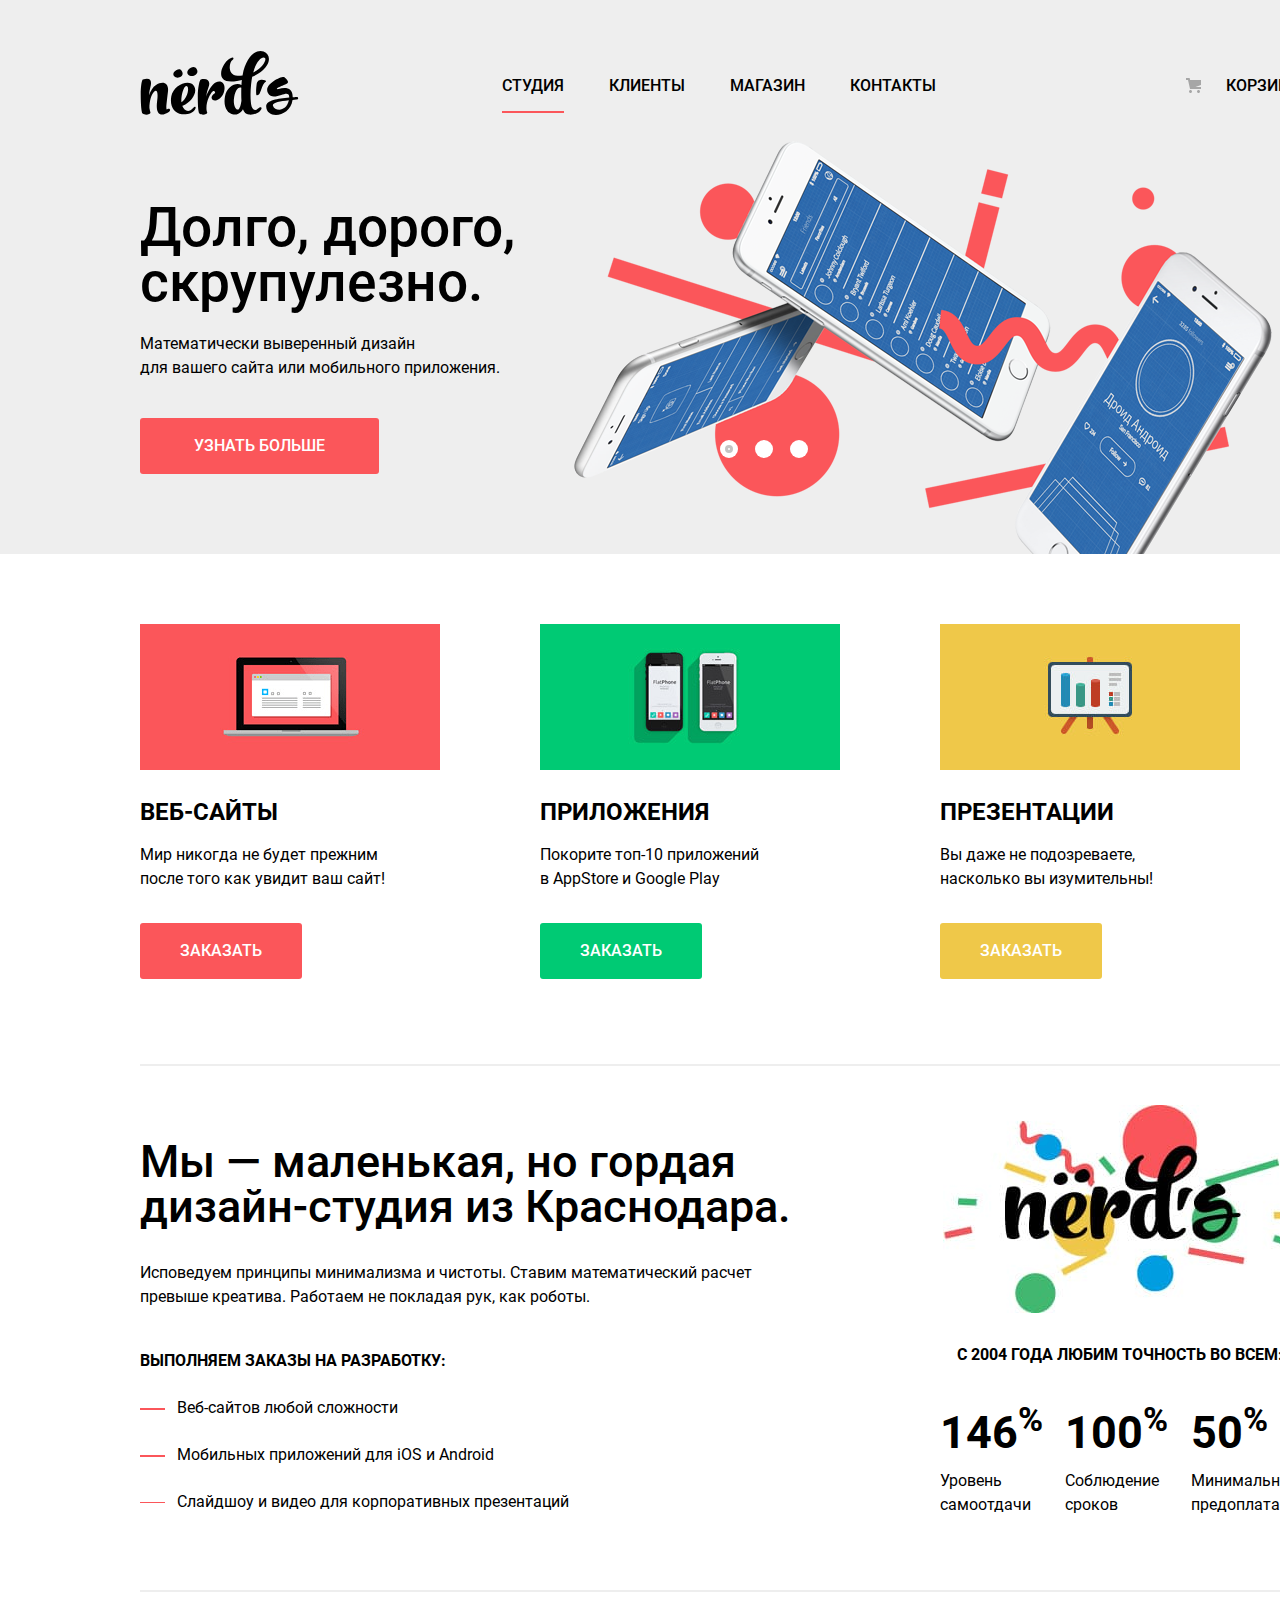
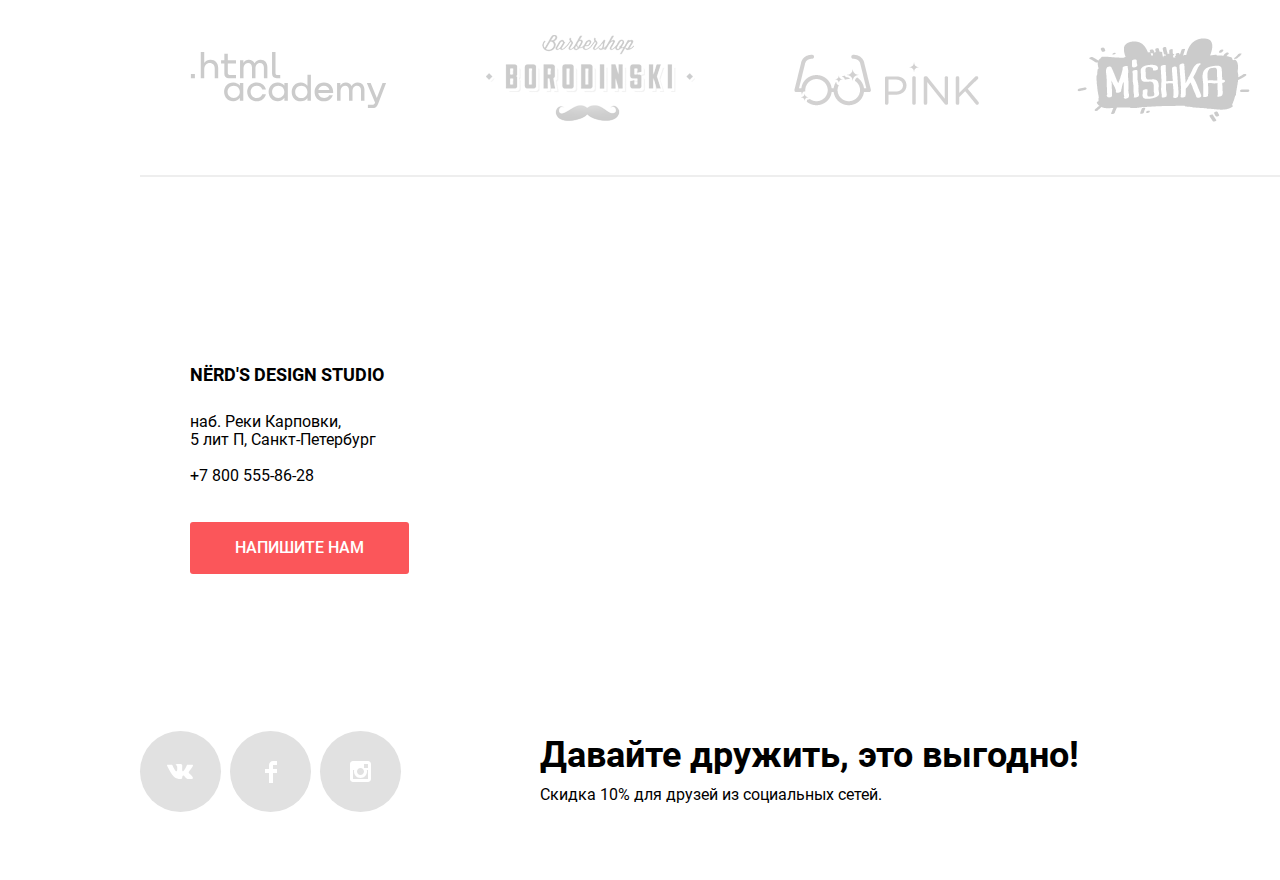
<file: index.html>
<!DOCTYPE html>
<html class="page" lang="ru">
  <head>
    <meta charset="utf-8">
    <title>HTML Academy: Нёрдс</title>
    <link rel="stylesheet" href="css/normalize.css">
    <link rel="stylesheet" href="css/style.css">
    <link rel="icon" href="favicon.ico">
    <link rel="icon" href="img/favicons/icon.svg" type="image/svg+xml">
    <link rel="apple-touch-icon" href="img/favicons/180.png">
    <link rel="manifest" href="manifest.webmanifest">
  </head>

  <body class="page-body">

    <header class="main-header main-bg">
      <nav class="main-navigation">
        <div class="container">
          <div class="main-navigation-bar">
            <a href="index.html" class="main-header-logo"><img src="img/nerds-logo.svg" width="159" height="65" alt="Логотип Nёrd's"></a>
            <ul class="site-navigation clear-list">
              <li><a class="study" href="index.html">Студия</a></li>
              <li><a href="blank.html">Клиенты</a></li>
              <li><a href="catalog.html">Магазин</a></li>
              <li><a href="blank.html">Контакты</a></li>
            </ul>
            <a class="cart-link" href="blank.html">Корзина</a>
          </div>
        </div>
      </nav>
    </header>

    <main>
      <div class="slider-list main-bg">
        <section class="container">
          <h1 class="visually-hidden">Интернет-магазин Nёrd's</h1>
          <div class="slider-grid">
            <div class="slide-smartphone">
              <div class="slider-item slider-item-smartfones">
                <p>Долго, дорого,<br>
                скрупулезно.</p>
                <p>Математически выверенный дизайн<br>
                для вашего сайта или мобильного приложения.</p>
                <a class="slider-button btn" href="#">Узнать больше</a>
              </div>
            </div>
            <div class="visually-hidden slide-monitor">
              <div class="slider-item slider-item-monitor">
                <p>Любим математику<br>
                 как никто другой</p>
                <p>Никакого креатива, только математические формулы<br>
                 для расчета идеальных пропорций</p>
                <a class="slider-button btn" href="#">Узнать больше</a>
              </div>
            </div>
            <div class="visually-hidden slide-tablet">
              <div class="slider-item slider-item-tablet">
                <p>Только ночь,<br>
                только хардкор</p>
                <p>Работать днем, как все? Мы против этого. <br>
                Ближе к полуночи работа только начинается.</p>
                <a class="slider-button btn" href="#">Узнать больше</a>
              </div>
            </div>

            <div class="slider-controls">
              <button id="slide-btn-1" type="button" class="current" aria-label="Первый слайд"></button>
              <button id="slide-btn-2" type="button" aria-label="Вторый слайд"></button>
              <button id="slide-btn-3" type="button" aria-label="Третий слайд"></button>
            </div>
          </div>
        </section>
      </div>


      <section class="advantages">
        <div class="container">
          <h2 class="visually-hidden">Преимущества компании</h2>
          <ul class="advantages-list clear-list">
            <li class="advantages-item">
              <img src="img/laptop.png" width="300" height="146" alt="Ноутбук">
              <h3>Веб-сайты</h3>
              <p>Мир никогда не будет прежним<br>
              после того как увидит ваш сайт!</p>
              <a class="btn" href="#">Заказать</a>
            </li>
            <li class="advantages-item">
              <img src="img/smartphone.jpg" width="300" height="146" alt="Смартфон">
              <h3>Приложения</h3>
              <p>Покорите топ-10 приложений<br>
              в AppStore и Google Play</p>
              <a class="btn btn-green" href="#">Заказать</a>
            </li>
            <li class="advantages-item">
              <img src="img/flipchart.jpg" width="300" height="146" alt="Флипчарт">
              <h3>Презентации</h3>
              <p>Вы даже не подозреваете,<br>
              насколько вы изумительны!</p>
              <a class="btn btn-yellow" href="#">Заказать</a>
            </li>
          </ul>
        </div>
      </section>

      <div class="container line-gray">
        <div class="services-grid">
          <section class="services">
            <h2 class="visually-hidden">Миссия и услуги компании</h2>
            <p class="slogan">Мы — маленькая, но гордая<br>
              дизайн-студия из Краснодара.</p>
            <p class="services-description">Исповедуем принципы минимализма и чистоты. Ставим математический расчет<br>
               превыше креатива. Работаем не покладая рук, как роботы.</p>
            <p class="text-uppercase services-orders">Выполняем заказы на разработку:</p>
            <ul class="services-list clear-list">
              <li class="services-item">Веб-сайтов любой сложности</li>
              <li class="services-item">Мобильных приложений для iOS и Android</li>
              <li class="services-item">Слайдшоу и видео для корпоративных презентаций</li>
            </ul>
          </section>

          <section class="statistics">
            <img src="img/nerds-illustration.jpg" width="360" height="208" alt="Иллюстрация Nёrd's">
            <table class="statistics-content">
              <caption>с 2004 года Любим точность во всем:</caption>
              <tr>
                <th>146<sup>%</sup></th>
                <th>100<sup>%</sup></th>
                <th>50<sup>%</sup></th>
              </tr>
              <tr>
                <td>Уровень самоотдачи</td>
                <td>Соблюдение сроков</td>
                <td>Минимальная предоплата</td>
              </tr>
            </table>
          </section>
        </div>
      </div>

      <section class="partners">
        <div class="container">
          <h2 class="visually-hidden">Наши партнеры</h2>
          <ul class="partners-list clear-list">
            <li class="partners-item">
              <a href="https://htmlacademy.ru/intensive/htmlcss"><img src="img/partners/htmlacademy-logo.svg" width="199" height="57" alt="Логотип html academy"></a>
            </li>
            <li class="partners-item">
              <a href="#"><img src="img/partners/borodinski-logo.png" width="209" height="90" alt="Логотип барбершопа Borodinski"></a>
            </li>
            <li class="partners-item">
              <a href="#"><img src="img/partners/pink-logo.png" width="185" height="52" alt="Логотип Pink"></a>
            </li>
            <li class="partners-item">
              <a href="#"><img src="img/partners/mishka-logo.png" width="173" height="84" alt="Логотип магазина игрушек Mishka"></a>
            </li>
          </ul>
        </div>
      </section>

      <section class="contacts">
        <div class="contacts-columns container">
          <div class="contacts-list">
            <h2>nёrd's design studio</h2>
            <div class="contacts-address">
              <p>наб. Реки Карповки,<br>
                5 лит П, Санкт-Петербург</p>
              <p><a class="contacts-tel" href="tel:+78005558628">+7 800 555-86-28</a></p>
            </div>
            <a class="contacts-button btn" href="#">Напишите нам</a>
          </div>
        </div>
        <div class="contacts-map"><iframe class="contacts-iframe" src="https://www.google.com/maps/embed?pb=!1m18!1m12!1m3!1d1996.818026615572!2d30.315192316064156!3d59.968341981886994!2m3!1f0!2f0!3f0!3m2!1i1024!2i768!4f13.1!3m3!1m2!1s0x4696315bc4e8ce61%3A0x74d4f0cbfe1fd995!2z0L3QsNCxLiBQ0LXQutC4INCa0LDRgNC_0L7QstC60LgsIDUg0LrQvtGA0L_Rg9GBINCfLCDQodCw0L3QutGCLdCf0LXRgtC10YDQsdGD0YDQsywgMTk3MDIy!5e0!3m2!1sru!2sru!4v1674733011865!5m2!1sru!2sru" width="600" height="450" style="border:0;" allowfullscreen="" loading="lazy" referrerpolicy="no-referrer-when-downgrade"></iframe></div>

        <div class="modal">
          <form class="modal-filter" action="https://echo.htmlacademy.ru" method="post">
            <fieldset>
              <legend>Напишите нам</legend>
              <ul class="modal-grid clear-list">
                <li>
                  <label for="name">Ваше имя:</label>
                  <input type="text" name="login" id="name" placeholder="Имя Фамилия">
                </li>
                <li>
                  <label for="email">Ваш email:</label>
                  <input type="email" name="email" id="email" placeholder="email@example.com">
                </li>
                <li>
                  <label for="name">Текст письма:</label>
                  <textarea name="text-letter" id="text-letter"  cols="15" rows="4" placeholder="В свободной форме"></textarea>
                </li>
              </ul>
            </fieldset>
            <button class="btn modal-btn" type="submit">Отправить</button>
            <button class="close" type="button"><img src="img/close.svg" alt="Крестик закрытия окна"></button>
          </form>
        </div>
      </section>
    </main>

    <footer class="main-footer">
      <div class="container footer-columns">
        <section class="footer-social">
          <ul class="social-list clear-list">
            <li><a class="social-button vk" href="#"><svg width="27" height="15" viewBox="0 0 27 15" fill="none" xmlns="http://www.w3.org/2000/svg">
              <path d="M16.138 11.51C17.094 11.201 18.318 13.55 19.621 14.449C20.599 15.13 21.348 14.983 21.348 14.983L24.821 14.933C24.821 14.933 26.636 14.821 25.778 13.379C25.707 13.259 25.275 12.31 23.193 10.357C21.016 8.31404 21.311 8.64504 23.932 5.11304C25.529 2.96004 26.168 1.64504 25.968 1.08504C25.776 0.546037 24.603 0.686037 24.603 0.686037L20.69 0.713037C20.309 0.714037 19.986 0.832037 19.839 1.22804C19.836 1.23204 19.218 2.89404 18.394 4.30704C16.653 7.29604 15.958 7.45504 15.67 7.26804C15.009 6.83504 15.176 5.53104 15.176 4.60404C15.176 1.70704 15.608 0.499037 14.33 0.187037C13.903 0.0830374 13.591 0.0150374 12.502 0.00503741C11.11 -0.0159626 9.92797 0.00503743 9.25797 0.334037C8.81297 0.557037 8.47197 1.04604 8.67897 1.07404C8.93897 1.10904 9.52197 1.23404 9.83397 1.66004C10.235 2.21204 10.223 3.44904 10.223 3.44904C10.223 3.44904 10.452 6.86004 9.68297 7.28304C9.15497 7.57304 8.43297 6.98104 6.87997 4.26704C6.08697 2.87904 5.48797 1.34504 5.48797 1.34504C5.48797 1.34504 5.37197 1.06004 5.16197 0.904037C4.91197 0.719037 4.56197 0.660037 4.56197 0.660037L0.84797 0.684037C0.84797 0.684037 0.28997 0.700037 0.0849697 0.946037C-0.0970303 1.16404 0.0699697 1.61404 0.0699697 1.61404C0.0699697 1.61404 2.97897 8.49504 6.27297 11.961C9.29297 15.143 12.725 14.932 12.725 14.932H14.28C14.28 14.932 14.749 14.878 14.989 14.62C15.213 14.38 15.203 13.929 15.203 13.929C15.203 13.929 15.172 11.82 16.138 11.51Z" fill="white"/>
              </svg>
              </a></li>
            <li><a class="social-button fb" href="#"><svg width="12" height="22" viewBox="0 0 12 22" fill="none" xmlns="http://www.w3.org/2000/svg">
              <path d="M12 4V0H8C5.79086 0 4 1.79086 4 4V8H0V12H4V22H8V12H12V8H8V4H12Z" fill="white"/>
              </svg></a></li>
            <li><a class="social-button insta" href="#"><svg width="21" height="21" viewBox="0 0 21 21" fill="none" xmlns="http://www.w3.org/2000/svg">
              <path fill-rule="evenodd" clip-rule="evenodd" d="M3 0H18C19.65 0 21 1.35 21 3V18C21 19.65 19.65 21 18 21H3C1.35 21 0 19.65 0 18V3C0 1.35 1.35 0 3 0ZM14 10.5C14 8.57 12.43 7 10.5 7C8.57 7 7 8.57 7 10.5C7 12.43 8.57 14 10.5 14C12.43 14 14 12.43 14 10.5ZM3 18V9H4.181C4.0626 9.49127 4.00186 9.99467 4 10.5C4 14.0899 6.91015 17 10.5 17C14.0899 17 17 14.0899 17 10.5C16.9986 9.99464 16.9379 9.49118 16.819 9H18V18H3ZM14 7H18V3H14V7Z" fill="white"/>
              </svg>
              </a></li>
          </ul>
        </section>
        <section class="cta">
          <p class="cta-text">Давайте дружить, это выгодно!</p>
          <p>Скидка 10% для друзей из социальных сетей.</p>
        </section>
      </div>
    </footer>
    <script src="js/script.js"></script>
    <script src="js/modals.js"></script>
  </body>
</html>
</file>
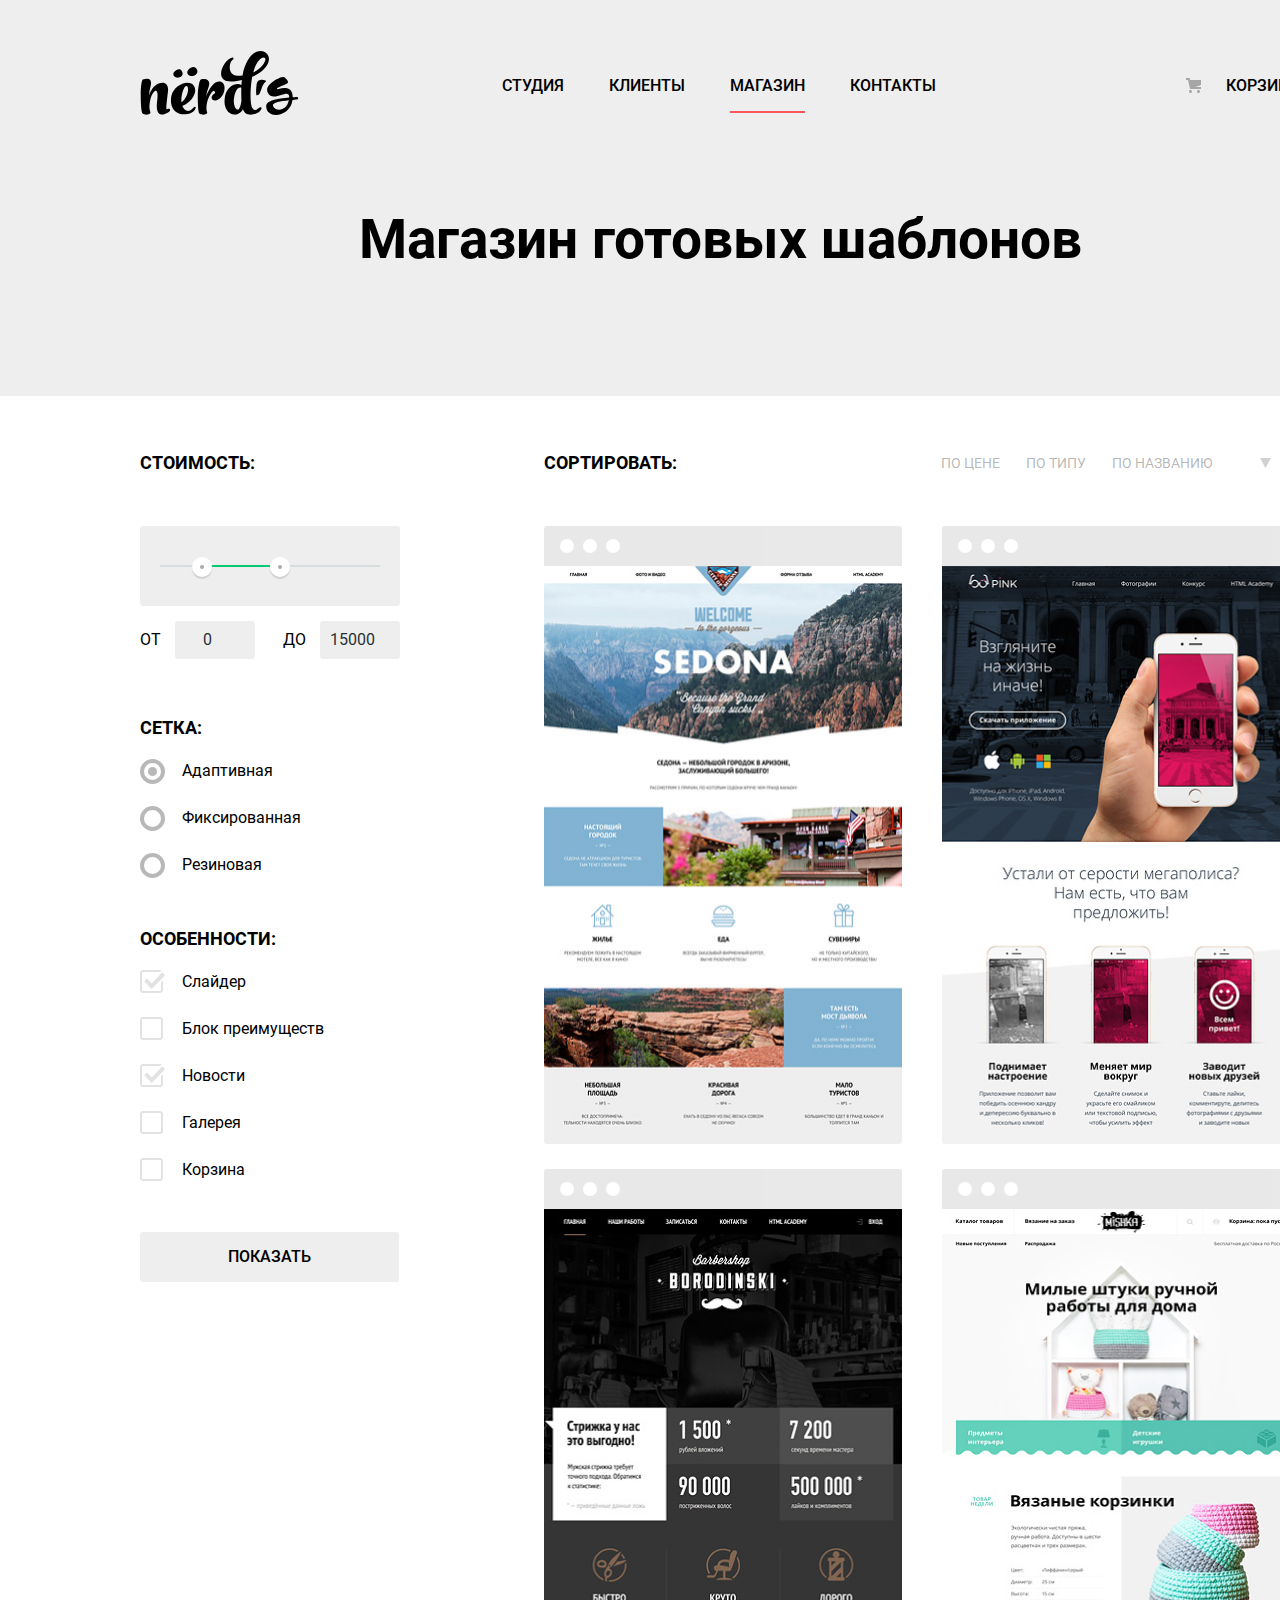
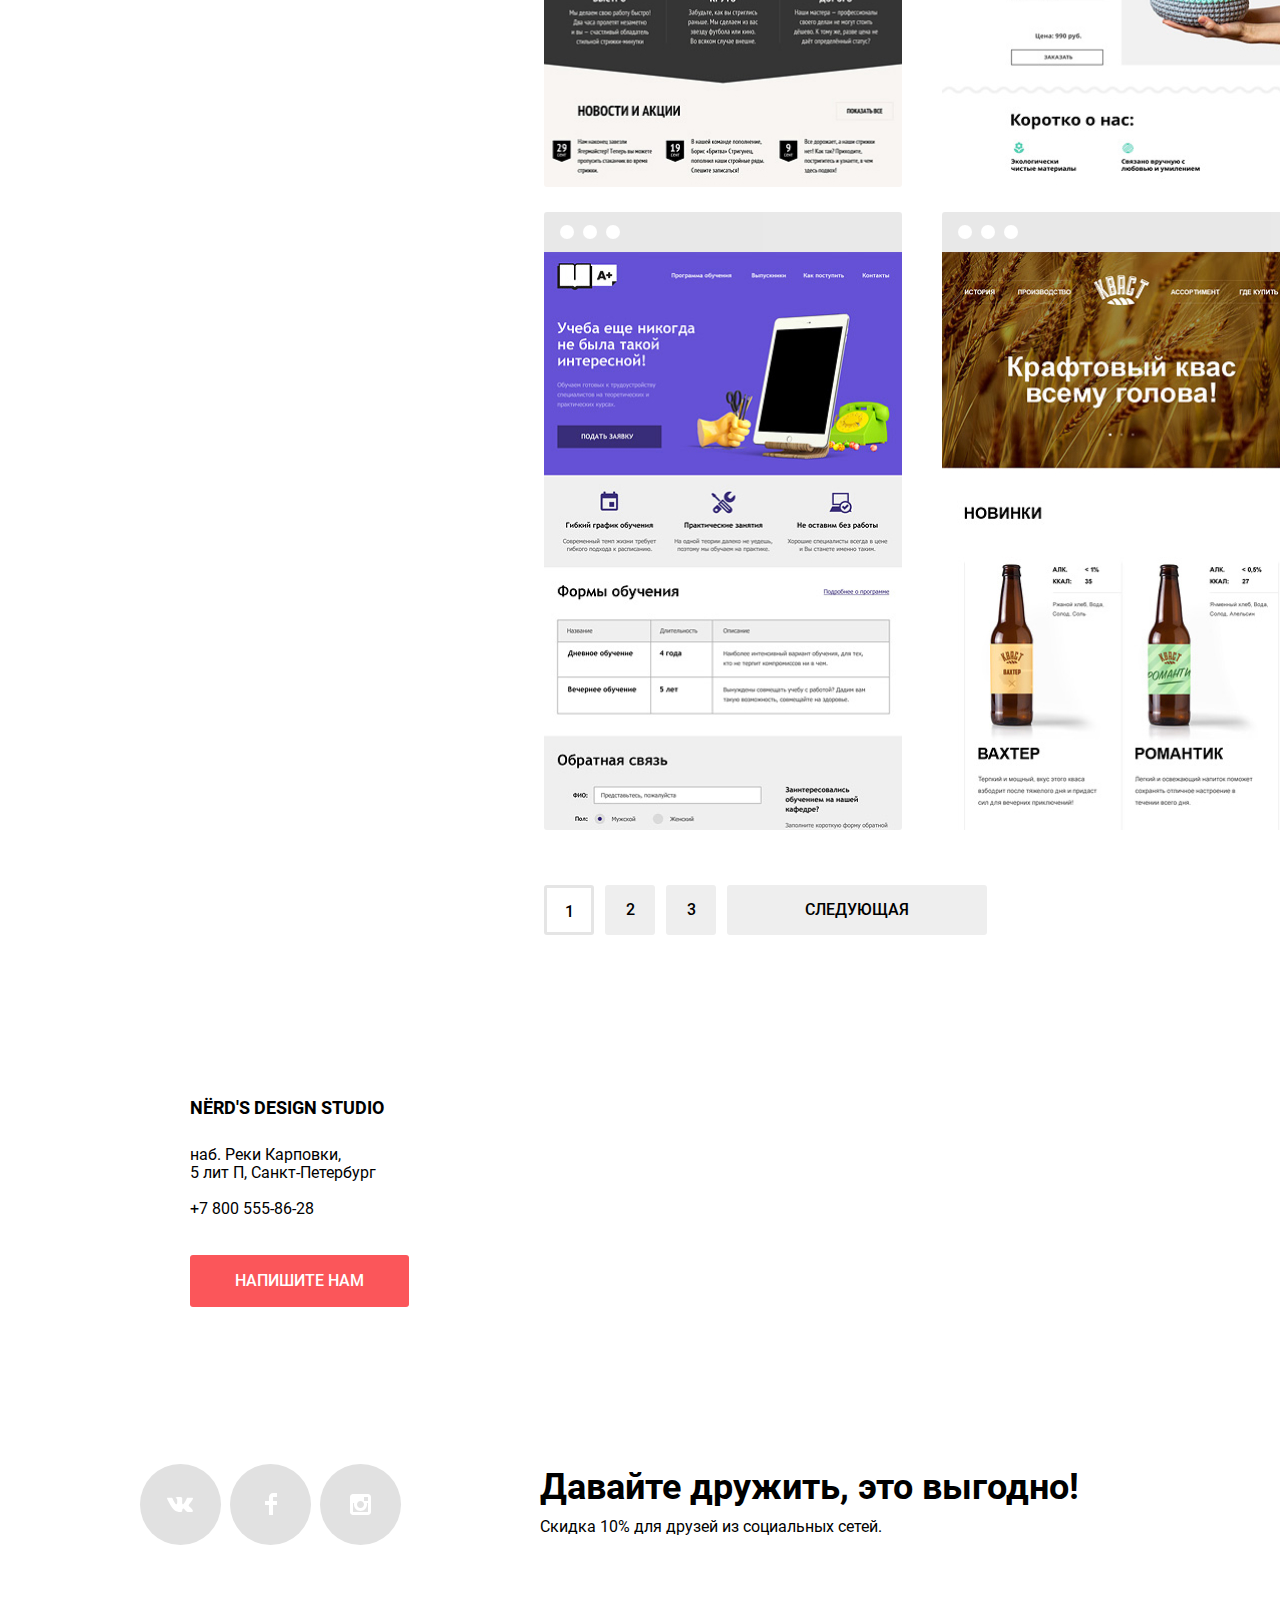
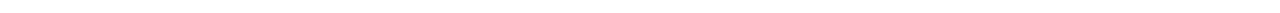
<file: catalog.html>
<!DOCTYPE html>
<html class="page" lang="ru">
  <head>
    <meta charset="utf-8">
    <title>HTML Academy: Нёрдс</title>
    <link rel="stylesheet" href="css/normalize.css">
    <link rel="stylesheet" href="css/style.css">
    <link rel="icon" href="favicon.ico">
    <link rel="icon" href="img/favicons/icon.svg" type="image/svg+xml">
    <link rel="apple-touch-icon" href="img/favicons/180.png">
    <link rel="manifest" href="manifest.webmanifest">
  </head>
  <body class="page-body">

    <header class="main-header main-bg">
      <nav class="main-navigation">
        <div class="container">
          <div class="main-navigation-bar">
            <a href="index.html" class="main-header-logo"><img src="img/nerds-logo.svg" width="159" height="65" alt="Логотип Nёrd's"></a>
            <ul class="site-navigation clear-list">
              <li><a href="index.html">Студия</a></li>
              <li><a href="blank.html">Клиенты</a></li>
              <li><a class="shop" href="catalog.html">Магазин</a></li>
              <li><a href="blank.html">Контакты</a></li>
            </ul>
            <a class="cart-link" href="blank.html">Корзина</a>
          </div>
        </div>
      </nav>
    </header>

    <main>
      <section class="main-bg heading-catalog">
        <h1>Магазин готовых шаблонов</h1>
      </section>

      <div class="container">
        <div class="products-grid">
          <form class="form-filter" action="https://echo.htmlacademy.ru" method="post">
            <fieldset class="filter-item">
              <legend>Стоимость:</legend>
              <div class="range-filter">
                <div class="range-controls">
                  <div class="scale">
                    <div class="bar" style="
                      width: 30%;
                      margin-left: 20%
                    "></div>
                  </div>
                  <div class="toggle toggle-min" tabindex="0" style="
                    left: 20%
                  "></div>
                  <div class="toggle toggle-max" tabindex="0" style="
                    left: 50%
                  "></div>
                </div>
                <div class="price-controls">
                  <label class="min-price">
                    от <input type="number" name="min-price" value="0">
                  </label>
                  <label class="max-price">
                    до <input type="number" name="max-price" value="15000">
                  </label>
                </div>
              </div>
          </fieldset>
            <fieldset class="form-grid fieldset-clear">
              <legend class="tech-title">Сетка:</legend>
              <input class="filter-input-radio visually-hidden" type="radio" id="adaptive" name="grid" value="adaptive" checked><label for="adaptive"> Адаптивная</label>
              <input class="filter-input-radio visually-hidden" type="radio" id="fixed" name="grid" value="fixed"><label for="fixed"> Фиксированная</label>
              <input class="filter-input-radio visually-hidden" type="radio" id="retine" name="grid" value="rubber"><label for="retine"> Резиновая</label>
            </fieldset>
            <fieldset class="form-features fieldset-clear">
              <legend class="tech-title">Особенности:</legend>
              <input class="filter-input-checkbox visually-hidden" type="checkbox" id="slider" name="features" value="slider" checked><label for="slider"> Слайдер</label>
              <input class="filter-input-checkbox visually-hidden" type="checkbox" id="features" name="features" value="advantages"><label for="features"> Блок преимуществ</label>
              <input class="filter-input-checkbox visually-hidden" type="checkbox" id="news" name="features" value="news" checked><label for="news"> Новости</label>
              <input class="filter-input-checkbox visually-hidden" type="checkbox" id="galery" name="features" value="galery"><label for="galery"> Галерея</label>
              <input class="filter-input-checkbox visually-hidden" type="checkbox" id="cart" name="features" value="basket"><label for="cart"> Корзина</label>
            </fieldset>
            <button class="btn-gray" type="submit">Показать</button>
          </form>

          <section>
            <h2 class="visually-hidden">Товары</h2>
            <div class="sort-list-grid">
              <p class="tech-title">Сортировать:</p>
              <div class="products-navigation">
                <ul class="sort-list clear-list">
                  <li><a href="#">По цене</a></li>
                  <li><a href="#">По типу</a></li>
                  <li><a href="#">По названию</a></li>
                </ul>
                <ul class="arrows clear-list">
                  <li><a href="#"><img src="img/icon-down-dir.svg" alt="Стрелка вниз"></a></li>
                  <li><a href="#"><img src="img/icon-up-dir.svg" alt="Стрелка вверх"></a></li>
                </ul>
              </div>
            </div>
            <ul class="products-list clear-list">
              <li class="products-list-item">
                <div class="products-description">
                  <h3><a href="#">Sedona</a></h3>
                  <p>Информационный сайт<br>
                    для туристов</p>
                  <a class="btn products-btn" href="#">9900 р</a>
                </div>
                <ul class="products-header-items clear-list">
                  <li></li>
                  <li></li>
                  <li></li>
                </ul>
                <img src="img/img-sedona.jpg" width="358" height="578" alt="Скриншот сайта для туристов Sedona">
              </li>
              <li class="products-list-item">
                <div class="products-description">
                  <h3><a href="#">Pink App</a></h3>
                  <p>Продуктовый лендинг<br>
                    приложения для iOS и Android</p>
                  <a class="btn products-btn" href="#">9900 р</a>
                </div>
                <ul class="products-header-items clear-list">
                  <li></li>
                  <li></li>
                  <li></li>
                </ul>
                <img src="img/img-pink.jpg" width="358" height="578" alt="Скриншот продуктового лендинга Pink App">
              </li>
              <li class="products-list-item">
                <div class="products-description">
                  <h3><a href="#">barbershop</a></h3>
                  <p>Сайт салона красоты.<br>
                    Для мужчин, да.</p>
                  <a class="btn products-btn" href="#">9900 р</a>
                </div>
                <ul class="products-header-items clear-list">
                  <li></li>
                  <li></li>
                  <li></li>
                </ul>
                <img src="img/img-barbershop.jpg" width="358" height="578" alt="Скриншот сайта барбершопа Borodinski">
              </li>
              <li class="products-list-item">
                <div class="products-description">
                  <h3><a href="#">mishka</a></h3>
                  <p>Интернет-магазин<br>
                    вязаных игрушек</p>
                  <a class="btn products-btn" href="#">9900 р</a>
                </div>
                <ul class="products-header-items clear-list">
                  <li></li>
                  <li></li>
                  <li></li>
                </ul>
                <img src="img/img-mishka.jpg" width="358" height="578" alt="Скриншот сайта вязаных изделий Wiazanki">
              </li>
              <li class="products-list-item">
                <div class="products-description">
                  <h3><a href="#">a plus</a></h3>
                  <p>Лендинг курсов повышения<br>
                    квалификации</p>
                  <a class="btn products-btn" href="#">9900 р</a>
                </div>
                <ul class="products-header-items clear-list">
                  <li></li>
                  <li></li>
                  <li></li>
                </ul>
                <img src="img/img-aplus.jpg" width="358" height="578" alt="Скриншот учебной плотформы Aplus">
              </li>
              <li class="products-list-item">
                <div class="products-description">
                  <h3><a href="#">Kvast</a></h3>
                  <p>Промо-сайт производителя<br>
                    крафтового кваса</p>
                  <a class="btn products-btn" href="#">9900 р</a>
                </div>
                <ul class="products-header-items clear-list">
                  <li></li>
                  <li></li>
                  <li></li>
                </ul>
                <img src="img/img-kvast.jpg" width="358" height="578" alt="Скриншот сайта производителя живого кваса Kvast">
              </li>
            </ul>
            <div>
              <ul class="products-page clear-list">
                <li><a class="page-active page-item">1</a></li>
                <li><a class="page-item" href="#">2</a></li>
                <li><a class="page-item" href="#">3</a></li>
                <li><a class="page-item next-page" href="#">Следующая</a></li>
              </ul>
            </div>
          </section>
        </div>
      </div>

      <section class="contacts">
        <div class="contacts-columns container">
          <div class="contacts-list">
            <h2>nёrd's design studio</h2>
            <div class="contacts-address">
              <p>наб. Реки Карповки,<br>
                5 лит П, Санкт-Петербург</p>
              <p><a class="contacts-tel" href="tel:+78005558628">+7 800 555-86-28</a></p>
            </div>
            <a class="contacts-button btn" href="#">Напишите нам</a>
          </div>
        </div>
        <div class="contacts-map"><iframe class="contacts-iframe" src="https://www.google.com/maps/embed?pb=!1m18!1m12!1m3!1d1996.818026615572!2d30.315192316064156!3d59.968341981886994!2m3!1f0!2f0!3f0!3m2!1i1024!2i768!4f13.1!3m3!1m2!1s0x4696315bc4e8ce61%3A0x74d4f0cbfe1fd995!2z0L3QsNCxLiBQ0LXQutC4INCa0LDRgNC_0L7QstC60LgsIDUg0LrQvtGA0L_Rg9GBINCfLCDQodCw0L3QutGCLdCf0LXRgtC10YDQsdGD0YDQsywgMTk3MDIy!5e0!3m2!1sru!2sru!4v1674733011865!5m2!1sru!2sru" width="600" height="450" style="border:0;" allowfullscreen="" loading="lazy" referrerpolicy="no-referrer-when-downgrade"></iframe></div>
      </section>

    </main>

    <footer class="main-footer">
      <div class="container footer-columns">
        <section class="footer-social">
          <ul class="social-list clear-list">
            <li><a class="social-button vk" href="#"><svg width="27" height="15" viewBox="0 0 27 15" fill="none" xmlns="http://www.w3.org/2000/svg">
              <path d="M16.138 11.51C17.094 11.201 18.318 13.55 19.621 14.449C20.599 15.13 21.348 14.983 21.348 14.983L24.821 14.933C24.821 14.933 26.636 14.821 25.778 13.379C25.707 13.259 25.275 12.31 23.193 10.357C21.016 8.31404 21.311 8.64504 23.932 5.11304C25.529 2.96004 26.168 1.64504 25.968 1.08504C25.776 0.546037 24.603 0.686037 24.603 0.686037L20.69 0.713037C20.309 0.714037 19.986 0.832037 19.839 1.22804C19.836 1.23204 19.218 2.89404 18.394 4.30704C16.653 7.29604 15.958 7.45504 15.67 7.26804C15.009 6.83504 15.176 5.53104 15.176 4.60404C15.176 1.70704 15.608 0.499037 14.33 0.187037C13.903 0.0830374 13.591 0.0150374 12.502 0.00503741C11.11 -0.0159626 9.92797 0.00503743 9.25797 0.334037C8.81297 0.557037 8.47197 1.04604 8.67897 1.07404C8.93897 1.10904 9.52197 1.23404 9.83397 1.66004C10.235 2.21204 10.223 3.44904 10.223 3.44904C10.223 3.44904 10.452 6.86004 9.68297 7.28304C9.15497 7.57304 8.43297 6.98104 6.87997 4.26704C6.08697 2.87904 5.48797 1.34504 5.48797 1.34504C5.48797 1.34504 5.37197 1.06004 5.16197 0.904037C4.91197 0.719037 4.56197 0.660037 4.56197 0.660037L0.84797 0.684037C0.84797 0.684037 0.28997 0.700037 0.0849697 0.946037C-0.0970303 1.16404 0.0699697 1.61404 0.0699697 1.61404C0.0699697 1.61404 2.97897 8.49504 6.27297 11.961C9.29297 15.143 12.725 14.932 12.725 14.932H14.28C14.28 14.932 14.749 14.878 14.989 14.62C15.213 14.38 15.203 13.929 15.203 13.929C15.203 13.929 15.172 11.82 16.138 11.51Z" fill="white"/>
              </svg>
              </a></li>
            <li><a class="social-button fb" href="#"><svg width="12" height="22" viewBox="0 0 12 22" fill="none" xmlns="http://www.w3.org/2000/svg">
              <path d="M12 4V0H8C5.79086 0 4 1.79086 4 4V8H0V12H4V22H8V12H12V8H8V4H12Z" fill="white"/>
              </svg></a></li>
            <li><a class="social-button insta" href="#"><svg width="21" height="21" viewBox="0 0 21 21" fill="none" xmlns="http://www.w3.org/2000/svg">
              <path fill-rule="evenodd" clip-rule="evenodd" d="M3 0H18C19.65 0 21 1.35 21 3V18C21 19.65 19.65 21 18 21H3C1.35 21 0 19.65 0 18V3C0 1.35 1.35 0 3 0ZM14 10.5C14 8.57 12.43 7 10.5 7C8.57 7 7 8.57 7 10.5C7 12.43 8.57 14 10.5 14C12.43 14 14 12.43 14 10.5ZM3 18V9H4.181C4.0626 9.49127 4.00186 9.99467 4 10.5C4 14.0899 6.91015 17 10.5 17C14.0899 17 17 14.0899 17 10.5C16.9986 9.99464 16.9379 9.49118 16.819 9H18V18H3ZM14 7H18V3H14V7Z" fill="white"/>
              </svg>
              </a></li>
          </ul>
        </section>
        <section class="cta">
          <p class="cta-text">Давайте дружить, это выгодно!</p>
          <p>Скидка 10% для друзей из социальных сетей.</p>
        </section>
      </div>
    </footer>
  </body>
</html>
</file>
<file: css/style.css>
@font-face {
  font-family: "Roboto";
  src: url("../fonts/roboto.woff2") format("woff2"), url("../fonts/roboto.woff") format("woff");
  font-weight: 400;
  font-style: normal;
}

@font-face {
  font-family: "Roboto";
  src: url("../fonts/robotomedium.woff2") format("woff2"), url("../fonts/robotomedium.woff") format("woff");
  font-weight: 500;
  font-style: normal;
}

@font-face {
  font-family: "Roboto";
  src: url("../fonts/robotobold.woff2") format("woff2"), url("../fonts/robotobold.woff") format("woff");
  font-weight: 700;
  font-style: normal;
}

:root {
  --basic-black: #000000;
  --basic-red: #fb565a;
  --basic-red-hover: #e74246;
  --basic-red-active: #d7373b;
  --basic-green: #00ca74;
  --basic-yellow: #efc849;
  --basic-white: #ffffff;
  --btn-green: #00ca74;
  --btn-green-hover: #00bc6c;
  --btn-green-active: #00aa62;
  --btn-yellow: #efc849;
  --btn-yellow-hover: #eab534;
  --btn-yellow-active: #e5a722;
  --light-gray: rgba(255, 255, 255, 0.3);
  --background-gray: #eeeeee;
  --basic-gray2: #dfdfdf;
  --basic-gray3: #d5d5d5;
  --gray-active: rgba(0, 0, 0, 0.3);
  --gray-hover: rgba(0, 0, 0, 0.6);
  --btn-gray-shadow: rgba(0, 1, 1, 0.1);
  --border-gray-btn: #dbdbdb;
  --products-text: #666666;
  --products-description-gray: #4d4d4d;
  --social-gray: #e1e1e1;
  --form-checkbox: #e3e3e3;
  --range-gray: #d7dcdf;
  --range-green: #00ca74;
  --toggle-gray: #ababab;
  --toggle-shadow: #cfcfcf;
  --price-controls-color: #283136;
  --slider-button: #c4c4c4;
  --modal-input: #d7dcde;
  --modal-input-hover: #b4b9bb;
}

.page-body {
  min-width: 1440px;
  margin: 0;
  padding: 0;
  font-family: "Roboto", Arial, sans-serif;
  font-size: 16px;
  font-weight: 400;
  line-height: 24px;
  color: var(--basic-black);
  background-color: var(--basic-white);

  min-height: 100%;
  display: grid;
  grid-template-rows: min-content 1fr min-content;
}

.main-header {
  padding-top: 50px;
  padding-bottom: 0;
}

.main-bg {
  background-color: var(--background-gray);
}

.slider-list {
  margin-bottom:  70px;
  position: relative;
}

a {
  text-decoration: none;
}

.page {
  height: 100%;
}

.clear-list {
  list-style: none;
  margin: 0;
  padding: 0;
}

.visually-hidden {
  position: absolute;
  width: 1px;
  height: 1px;
  margin: -1px;
  border: 0;
  padding: 0;
  white-space: nowrap;
  clip-path: inset(100%);
  clip: rect(0 0 0 0);
  overflow: hidden;
}

.main-navigation-bar {
  display: grid;
  grid-template-columns: 160px 1fr min-content;
  align-items: center;
}

.main-navigation-bar .cart-link {
  position: relative;
  padding-left: 40px;
}

.cart-link::before {
  content: "";
  position: absolute;
  left: 0;
  top: 4px;
  width: 15px;
  height: 15px;
  background: url("../img/cart-icon.svg") no-repeat 0 0;
}

.site-navigation {
  display: flex;
  flex-wrap: wrap;
  width: 437px;
  margin-left: 202px;
  margin-right: auto;
}

.site-navigation a {
  display: block;
  padding-bottom: 13px;
  padding-top: 15px;
}

.site-navigation li:not(:last-child) {
  margin-right: 45px;
}

.study, .shop {
  border-bottom: 2px solid var(--basic-red);
}

.slider-list h1 {
  margin: 0;
}

.slider-item {
  padding-top: 78px;
  position: relative;
}

.slider-controls {
  position: absolute;
  bottom: 96px;
  left: 720px;
  display: flex;
  width: 88px;
  justify-content: space-between;
}

.slider-controls button {
  position: relative;
  padding: 0;
  width: 18px;
  height: 18px;
  background-color: var(--basic-white);
  border: none;
  border-radius: 50%;
  cursor: pointer;
}

.slider-controls .current::before {
  content: "";
  position: absolute;
  left: 5px;
  top: 5px;
  width: 2px;
  height: 2px;
  background-color: transparent;
  border: 3px solid var(--slider-button);
  border-radius: 50%;
}

.slider-item-smartfones::after {
  content: "";
  position: absolute;
  width: 760px;
  height: 431px;
  right: 0;
  bottom: 0;
  background: url("../img/smartphones-slide.png") no-repeat 0 0;
}

.slider-item-monitor::after {
  content: "";
  position: absolute;
  width: 760px;
  height: 431px;
  left: 420px;
  bottom: 0;
  background: url("../img/monitor-slide.png") no-repeat 0 0;
}

.slider-item-tablet::after {
  content: "";
  position: absolute;
  width: 760px;
  height: 431px;
  left: 420px;
  bottom: 0;
  background: url("../img/tablet-slide.png") no-repeat 0 0;
}

.slider-item p {
  margin-top: 0;
  margin-bottom: 22px;
}

.slider-item p:nth-child(2) {
  margin-bottom: 38px;
}

.slider-button {
  display: inline-block;
  margin-bottom: 80px;
}

.container {
  width: 1160px;
  margin: 0 auto;
}

.main-navigation a,
.main-slider a,
.advantages a {
  font-weight: 500;
  text-transform: uppercase;
}

.main-navigation a {
  color: var(--basic-black);
  font-weight: 500;
}

.main-navigation a:hover {
  color: var(--basic-red);
}

.main-navigation a:active {
  color: var(--basic-black);
  opacity: 0.3;
}

.slider-item {
  margin-right: auto;
}

.slider-item p:first-child {
  font-weight: 500;
  font-size: 55px;
  line-height: 55px;
}

.btn {
  background-color: var(--basic-red);
  color: var(--basic-white);
  padding-top: 16px;
  padding-bottom: 16px;
  border-radius: 3px;
}

.btn:hover {
  background-color: var(--basic-red-hover);
}

.btn:active {
  background-color: var(--basic-red-active);
  color: var(--light-gray);
}

.slider-button {
  font-weight: 500;
  text-transform: uppercase;
  padding-left: 54px;
  padding-right: 54px;
}

.advantages-list {
  width: 1100px;
  display: grid;
  grid-template-columns: 1fr 1fr 1fr;
  column-gap: 100px;
}

.advantages {
  margin-bottom: 70px;
}

.advantages h2 {
  margin: 0;
}

.advantages h3 {
  font-weight: 700;
  font-size: 24px;
  line-height: 30px;
  text-transform: uppercase;
}

.services-grid {
  display: grid;
  grid-template-columns: 2fr 1fr;
  margin-bottom: 70px;
}

.services-list li:not(:last-child) {
  margin-bottom: 23px;
}

.services-list li {
  position: relative;
  padding-left: 37px;
}

.services-list li::before {
  content: "";
  position: absolute;
  top: 12px;
  left: 0;
  width: 25px;
  height: 2px;
  background-color: var(--basic-red);
}

.services-list li:last-child::before {
  height: 1px;
}

.line-gray {
  border-top: 2px solid var(--background-gray);
}

.services h2 {
  margin: 0;
}

.statistics {
  width: 360px;
  margin-top: 39px;
}

.statistics-content th:not(:last-child),
.statistics-content td:not(:last-child) {
  margin: 0;
  padding: 0;
  padding-right: 20px;
}

.statistics-content {
  margin-top: 23px;
  margin-left: 25px;
}

.statistics-content th {
  text-align: left;
}

.statistics-content caption {
  margin: 0;
  margin-bottom: 31px;
}

.statistics img {
  margin-left: 30px;
}

.advantages-item {
  margin-bottom: 15px;
}

.advantages-item h3 {
  margin: 0;
  margin-bottom: 16px;
}

.advantages-item p {
  margin-bottom: 32px;
}

.advantages-item img {
  margin: 0;
  margin-bottom: 20px;
}

.advantages-item .btn {
  box-sizing: border-box;
  padding: 16px 40px;
  display: inline-block;
  font-size: 16px;
}

.btn-green {
  background-color: var(--btn-green);
}

.btn-green:hover {
  background-color: var(--btn-green-hover);
}

.btn-green:active {
  background-color: var(--btn-green-active);
}

.btn-yellow {
  background-color: var(--btn-yellow);
}

.btn-yellow:hover {
  background-color: var(--btn-yellow-hover);
}

.btn-yellow:active {
  background-color: var(--btn-yellow-active);
}

.slogan {
  font-size: 45px;
  line-height: 45px;
  margin: 0;
  margin-top: 73px;
  margin-bottom: 32px;
  font-weight: 500;
}

.services-description {
  margin: 0;
  margin-bottom: 40px;
}

.services-orders {
  margin: 0;
  margin-bottom: 23px;;
}

.text-uppercase {
  text-transform: uppercase;
  font-weight: 700;
}

.statistics-content caption {
  font-weight: 700;
  line-height: 24px;
  text-transform: uppercase;
}

.statistics-content th {
  font-weight: 700;
  font-size: 45px;
  line-height: 64px;
}

.cta-text {
  font-weight: 700;
  font-size: 36px;
  line-height: 36px;
}

.partners-list {
  width: 1159px;
  display: flex;
  align-items: center;
  justify-content: space-around;
  border-top: 2px solid var(--background-gray);
  border-bottom: 2px solid var(--background-gray);
  flex-wrap: wrap;
  padding-top: 43px;
  padding-bottom: 43px;
}

.partners {
  margin-bottom: 80px;
}

.contacts-list h2 {
  margin-top: 0;
}

.partners-list a {
  opacity: 0.2;
}

.partners-list a:hover {
  opacity: 1;
}

.partners-list a:active {
  opacity: 0.1;
}

.studio {
  text-decoration: underline;
  text-decoration-color: var(--basic-red);
}

.main-header-logo:hover {
  opacity: 0.7;
}

.main-header-logo:active {
  opacity: 0.3;
}

.fieldset-clear {
  border: none;
}

.form-filter input[type="text"] {
  background-color: var(--background-gray);
  border: none;
  width: 80px;
  padding-top: 11px;
  padding-bottom: 11px;
  border-radius: 3px;
  text-align: center;
  vertical-align: middle;
  margin-left: 11px;
}

.form-grid label:not(:last-child),
.form-features label:not(:last-child) {
  margin-bottom: 23px;
}

.form-grid label,
.form-features label {
  display: block;
}

.price-grid label {
  text-transform: uppercase;
}

.filter-item {
  margin: 0;
  padding: 0;
  border: none;
}

.range-filter {
  width: 260px;
  margin-top: 35px;
}

.filter-item legend {
  font-size: 18px;
  line-height: 24px;
  text-transform: uppercase;
  font-weight: 700;
}

.range-controls {
  position: relative;
  height: 41px;
  margin-bottom: 15px;
  padding-top: 39px;
  padding-right: 20px;
  padding-left: 20px;
  background-color: var(--background-gray);
  border-radius: 3px;
}

.range-controls .scale {
  height: 2px;
  background: var(--range-gray);
}

.range-controls .bar {
  width: 70%;
  height: 2px;
  background: var(--range-green);
}

.range-controls .toggle {
  position: absolute;
  top: 31px;
  left: 0;
  width: 4px;
  height: 4px;
  padding: 0;
  border: 8px solid var(--basic-white);
  background-color: var(--toggle-gray);
  border-radius: 50%;
  box-shadow: 0 2px 1px 0 var(--toggle-shadow);
  cursor: pointer;
}

.range-controls .toggle-min {
  left: 18px;
}

.range-controls .toggle-max {
  left: 160px;
}

.price-controls {
  display: flex;
  justify-content: space-between;
}

.price-controls label {
  text-transform: uppercase;
  font-family: "Roboto", "Arial", sans-serif;
  font-size: 16px;
}

.price-controls input {
  width: 60px;
  padding: 10px;
  margin-left: 10px;
  text-align: center;
  color: var(--price-controls-color);
  border: none;
  border-radius: 3px;
  background: var(--background-gray);
  font-family: inherit;
  font-size: inherit;
}

.form-filter fieldset {
  margin: 0;
  padding: 0;
  margin-bottom: 54px;
}

.form-filter fieldset:nth-child(2) {
  margin-bottom: 47px;
}

.form-filter fieldset:nth-child(3) {
  margin-bottom: 50px;
}

.form-filter legend {
  margin: 0;
  margin-bottom: 16px;
}

.form-features label {
  position: relative;
  cursor: pointer;
  padding-left: 42px;
}

.filter-input-checkbox + label::before {
  content: "";
  position: absolute;
  left: 0;
  top: 0;
  width: 23px;
  height: 23px;
  background: url("../img/checkbox-off.svg") no-repeat 0 0;
  opacity: 0.4;
}

.filter-input-checkbox:checked + label::after {
  content: "";
  position: absolute;
  left: 0;
  top: 0;
  width: 25px;
  height: 23px;
  background: url("../img/checkbox-on.svg");
  opacity: 0.4;
}

.filter-input-checkbox:checked + label::before {
  display: none;
}

.filter-input-checkbox:hover + label::before {
  opacity: 1;
}

.filter-input-checkbox:checked:hover + label::after {
  opacity: 1;
}

.form-grid label {
  position: relative;
  cursor: pointer;
  padding-left: 42px;
}

.filter-input-radio + label::before {
  content: "";
  position: absolute;
  left: 0;
  top: 0;
  width: 17px;
  height: 17px;
  border: 4px solid var(--products-description-gray);
  border-radius: 50%;
  opacity: 0.4;
}

.filter-input-radio:checked + label::after {
  content: "";
  position: absolute;
  left: 8px;
  top: 8px;
  width: 9px;
  height: 9px;
  background-color: var(--products-description-gray);
  border-radius: 50%;
  opacity: 0.4;
}

.filter-input-radio:hover + label::before {
  opacity: 1;
}

.filter-input-radio:checked:hover + label::after {
  opacity: 1;
}

.tech-title {
  font-weight: 700;
  font-size: 18px;
  line-height: 30px;
  text-transform: uppercase;
  margin: 0;
  padding: 0;
}

.btn-gray {
  padding: 16px 88px 16px 88px;
  color: var(--basic-black);
  background-color: var(--background-gray);
  font-size: 16px;
  font-weight: 500;
  text-transform: uppercase;
  border-radius: 3px;
  border: none;
}

.btn-gray:hover {
  background-color: var(--basic-gray2);
}

.btn-gray:active {
  background-color: var(--basic-gray3);
  color: var(--gray-active);
  box-shadow: inset 0px 3px 0px var(--btn-gray-shadow);
}

.sort-list a {
  font-weight: 400;
  font-size: 14px;
  line-height: 18px;
  color: var(--gray-active);
  text-transform: uppercase;
}

.sort-list a:hover {
  color: var(--gray-hover);
}

.sort-list a:active {
  color: var(--basic-black);
}

.sort-list-grid {
  display: grid;
  grid-template-columns: 1fr 1fr;
  align-items: center;
  gap: 40px;
  margin-bottom: 48px;
  margin-top: -3px;
}

.sort-list {
  width: 272px;
  display: flex;
  align-items: center;
  justify-content: space-between;
  margin-right: 47px;
}

.arrows {
  width: 40px;
  display: flex;
  justify-content: space-between;
}

.arrows img {
  opacity: 0.2;
}

.arrows img:hover,
.arrows img:focus {
  opacity: 0.4;
}

.arrows img:active {
  opacity: 1;
}

.products-navigation {
  display: flex;
  justify-content: space-between;
}

.products-list {
  display: grid;
  grid-template-columns: 1fr 1fr;
  column-gap: 40px;
  row-gap: 25px;
  margin-bottom: 55px;
}

.products-description a:first-child {
  font-size: 18px;
  font-weight: 700;
  color: var(--basic-black);
  text-transform: uppercase;
}

.products-list li {
  position: relative;
}

.products-description {
  display: none;
  position: absolute;
  bottom: 0;
  left: 0;
}

.products-list-item img {
  display: block;
}

.products-header-items {
  width: 358px;
  display: flex;
  align-items: center;
  background-color: var(--products-description-gray);
  border-top-left-radius: 3px;
  border-top-right-radius: 3px;
  padding-top: 13px;
  padding-bottom: 13px;
  opacity: 0.12;
}

.products-header-items li {
  width: 14px;
  height: 14px;
  background-color: var(--basic-white);
  border-radius: 50%;
  margin-right: 9px;
}

.products-header-items li:first-child {
  margin-left: 16px;
}

.products-list-item:hover .products-header-items {
  opacity: 1;
}

.products-list-item:hover .products-description {
  display: block;
}

.products-list img {
  border-bottom-left-radius: 3px;
  border-bottom-right-radius: 3px;
}

.products-list h3,
.products-list p {
  margin: 0;
}

.products-list p {
  line-height: 18px;
  margin-bottom: 32px;
}

.products-list h3 {
  padding-bottom: 12px;
}

.products-btn {
  margin-left: auto;
  margin-right: auto;
  padding-left: 72px;
  padding-right: 72px;
  display: block;
}

.products-btn:active {
  color: var(--basic-white);
  background-color: var(--basic-red-active);
  box-shadow: inset 0px 3px 0px var(--btn-gray-shadow);
}

.products-description a:first-child:hover,
.products-description a:first-child:hover {
  color: var(--basic-red);
}

.products-description a:first-child:active {
  color: var(--basic-black);
  opacity: 0.3;
}

.products-page {
  grid-column: 1 / -1;
  display: flex;
  text-align: center;
  margin-bottom: 55px;
}

.products-page li {
  margin-right: 11px;
}

.products-description {
  box-sizing: border-box;
  background-color: var(--background-gray);
  width: 358px;
  padding-top: 30px;
  padding-bottom: 44px;
  padding-left: 80px;
  padding-right: 80px;
  text-align: center;
  border-bottom-left-radius: 3px;
  border-bottom-right-radius: 3px;
}

.products-description p {
  color: var(--products-text);
}

.products-grid {
  display: grid;
  grid-template-columns: 1fr 2fr;
  column-gap: 42px;
}

.heading-catalog {
  padding-top: 0;
  margin-top: 0;
  padding-top: 68px;
  padding-bottom: 108px;
  margin-bottom: 55px;
}

.heading-catalog h1 {
  font-size: 55px;
  text-align: center;
}

.page-item {
  display: block;
  background-color: var(--background-gray);
  width: 50px;
  height: 50px;
  color: var(--basic-black);
  font-size: 16px;
  font-weight: 500;
  text-align: center;
  line-height: 50px;
  border-radius: 3px;
  text-transform: uppercase;
}

.next-page {
  width: 260px;
}

.page-item:hover:not(.page-active) {
  background-color: var(--basic-gray2);
}

.page-item:active:not(.page-active) {
  background-color: var(--basic-gray3);
  box-shadow: inset 0px 3px 0px var(--btn-gray-shadow);
  color: var(--gray-active);
}

.page-active {
  background-color: var(--basic-white);
  border: 3px solid var(--btn-gray-shadow);
  width: 44px;
  height: 44px;
  line-height: 47px;
}

.contacts {
  margin-bottom: 68px;
  position: relative;
}

.contacts-list {
  background-color: var(--basic-white);
  box-sizing: border-box;
  width: 319px;
  min-height: 308px;
  padding-top: 49px;
  padding-bottom: 47px;
  justify-self: start;
  position: absolute;
  top: auto;
  bottom: auto;
  padding-left: 50px;
  top: 54px;
}

.contacts-button {
  box-sizing: border-box;
  display: inline-block;
  min-width: 219px;
  font-weight: 500;
  text-transform: uppercase;
  text-align: center;
  line-height: 20px;
  padding: 16px 44px;
}

.contacts-tel {
  color: inherit;
}

.contacts h2 {
  font-weight: 700;
  text-transform: uppercase;
  line-height: 30px;
  font-size: 18px;
  margin-top: 0;
  margin-bottom: 23px;
}

.contacts-list p {
  margin: 0;
  line-height: 18px;
}

.contacts-columns {
  display: grid;
  grid-template-columns: 1fr 1fr;
}

.contacts-address {
  width: 230px;
  min-height: 72px;
  display: flex;
  flex-direction: column;
  justify-content: space-between;
  margin-bottom: 37px;
}

.contacts-map  {
  height: 416px;
  width: 1440px;
  display: block;
  margin-right: auto;
  margin-left: auto;
}

.map-marker img {
  width: 231px;
  height: 190px;
  position: absolute;
  top: 70px;
  left: 887px;
}

.footer-columns {
  display: flex;
  align-items: center;

}

.footer-social {
  margin-right: 139px;
  margin-top: -10px;
}

.main-footer {
  margin-bottom: 68px;
}

.social-list {
  width: 261px;
  display: flex;
  flex-wrap: wrap;
}

.social-button {
  display: flex;
  align-items: center;
  justify-content: center;
  width: 81px;
  height: 81px;
  background-color: var(--social-gray);
  color: inherit;
  border-radius: 50%;
}

.social-button:hover {
  background-color: var(--basic-red-active);
  background: linear-gradient(0deg, var(--basic-red-hover), var(--basic-red-hover)), var(--basic-white);
}

.social-button:active path {
  fill: var(--light-gray);

}

.social-button:active {
  box-shadow: inset 0px 3px 0px var(--btn-gray-shadow);
  background: linear-gradient(0deg, var(--basic-red-active), var(--basic-red-active)), var(--basic-white);
}

.social-list li:not(:last-child) {
  margin-right: 9px;
}

.cta p:first-child {
  margin-top: -10px;
  margin-bottom: 10px;
}

.cta p:last-child {
  margin: 0;
}

.modal {
  position: fixed;
  top: 80px;
  bottom: auto;
  left: 0;
  right: 0;
  margin: auto;
  width: 960px;
  background-color: var(--basic-white);
  padding-top: 63px;
  padding-bottom: 84px;
  box-shadow: 0 20px 40px -10px var(--basic-black);
  display: none;
}

@keyframes bounce {
  0% { transform: translateY(-2000px); }
  70% { transform: translateY(30px); }
  90% { transform: translateY(-10px); }
  100% { transform: translateY(0); }
}

@keyframes shake {
  0%, 100% { transform: translateX(0); }
  10%, 30%, 50%, 70%, 90% { transform: translateX(-10px); }
  20%, 40%, 60%, 80% { transform: translateX(10px);}
}

.shown {
  display: block;
  animation-name: bounce;
  animation-duration: 0.6s;
}

.modal-error {
  animation-name: shake;
  animation-duration: 0.6s;
}

.modal-filter fieldset {
  margin: 0;
  padding: 0;
  border: none;
}

.modal-filter label {
  font-size: 16px;
  font-weight: 700;
}

.modal-filter legend {
  font-size: 45px;
  font-weight: 700;
  margin-top: 0;
  margin-bottom: 37px;
  line-height: 53px;
}

.modal-filter input {
  display: block;
}

.modal-grid {
  display: flex;
  justify-content: space-between;
  flex-wrap: wrap;
}

.modal-filter {
  width: 761px;
  margin: 0 auto;
  position: relative;
}

.modal-grid input {
  width: 328px;
  border: 2px solid var(--modal-input);
  border-radius: 3px;
  padding: 16px;
  margin-top: 9px;
}

.modal-grid textarea {
  flex-grow: 1;
  border: 2px solid var(--modal-input);
  border-radius: 3px;
  padding: 16px;
  width: 761px;
  box-sizing: border-box;
  margin-bottom: 47px;
  margin-top: 9px;
  resize: none;
}

.contacts-iframe {
  width: 100%;
}

.modal-grid input:hover {
  border-color: var(--modal-input-hover);
}

.modal-grid input:focus {
  border-color: var(--basic-black);
}

.modal-grid input:focus::placeholder {
  color: var(--basic-black);
}

.modal-grid textarea:hover {
  border-color: var(--modal-input-hover);
}

.modal-grid textarea:focus {
  border-color: var(--basic-black);
}

.modal-grid textarea:focus::placeholder {
  color: var(--basic-black);
}

.modal-grid li:not(:last-child) {
  margin-bottom: 34px;
}

.modal-btn {
  padding-left: 83px;
  padding-right: 83px;
  text-transform: uppercase;
  color: var(--basic-white);
  border: none;
}

.close {
  border: none;
  background-color: transparent;
  position: absolute;
  right: -20px;
  top: 15px;
  cursor: pointer;
  opacity: 0.3;
}

.close:hover,
.close:focus {
  opacity: 1;
}

.close:active {
  opacity: 0.1;
}
</file>
